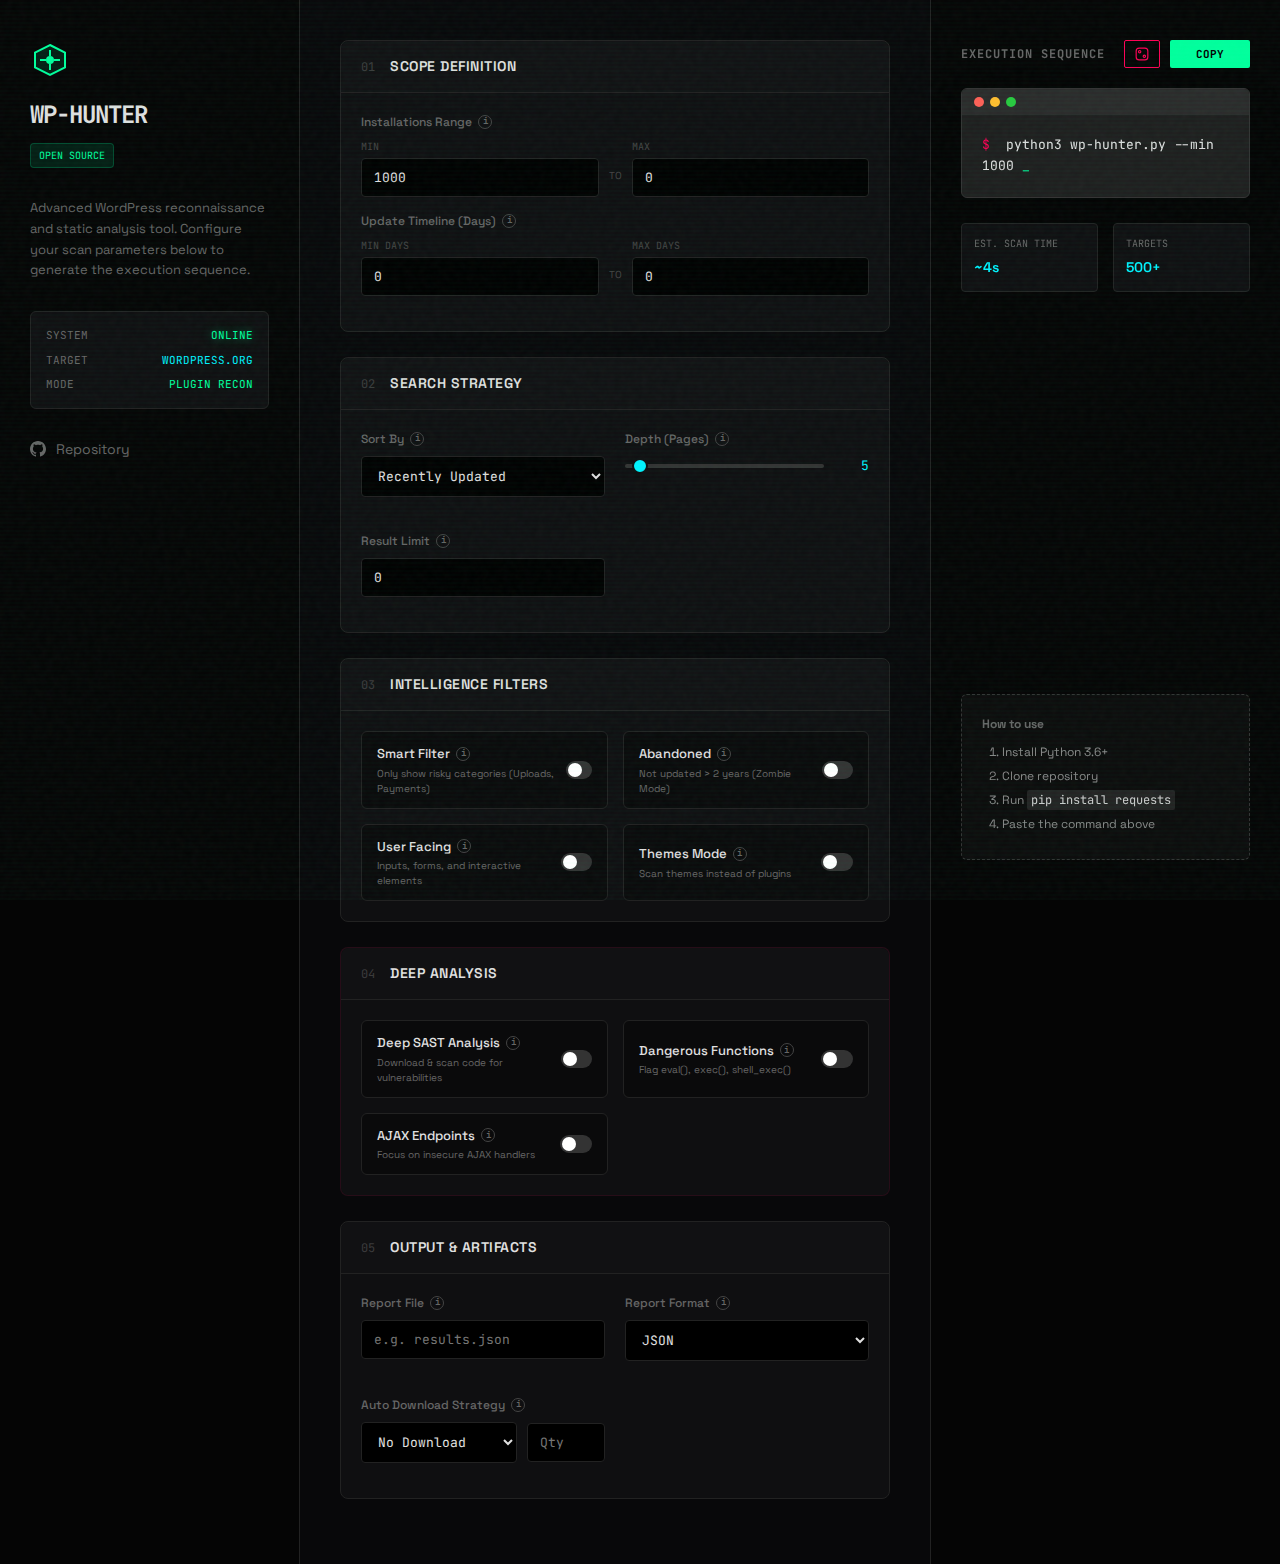
<file: docs/index.html>
<!DOCTYPE html>
<html lang="en">
<head>
    <meta charset="UTF-8">
    <meta name="viewport" content="width=device-width, initial-scale=1.0">
    <title>WP-Hunter | Reconnaissance Interface</title>
    <link rel="icon" type="image/svg+xml" href="favicon.svg">
    <link rel="preconnect" href="https://fonts.googleapis.com">
    <link rel="preconnect" href="https://fonts.gstatic.com" crossorigin>
    <link href="https://fonts.googleapis.com/css2?family=JetBrains+Mono:wght@400;700&family=Space+Grotesk:wght@300;400;500;600;700&display=swap" rel="stylesheet">
    <link rel="stylesheet" href="assets/css/style.css">
</head>
<body>
    <div class="scan-line"></div>
    <div class="noise"></div>

    <div class="layout">
        <!-- Sidebar / Header -->
        <header class="sidebar">
            <div class="brand">
                <div class="logo-mark">
                    <svg width="40" height="40" viewBox="0 0 40 40" fill="none" xmlns="http://www.w3.org/2000/svg">
                        <path d="M20 5L35 12.5V27.5L20 35L5 27.5V12.5L20 5Z" stroke="#00FF9D" stroke-width="2" fill="rgba(0, 255, 157, 0.1)"/>
                        <circle cx="20" cy="20" r="4" fill="#00FF9D"/>
                        <path d="M20 10V16M20 24V30M10 20H16M24 20H30" stroke="#00FF9D" stroke-width="2"/>
                    </svg>
                </div>
                <h1>WP-HUNTER</h1>
                <div class="badge">OPEN SOURCE</div>
            </div>
            
            <p class="mission-brief">
                Advanced WordPress reconnaissance and static analysis tool. 
                Configure your scan parameters below to generate the execution sequence.
            </p>

            <div class="status-panel">
                <div class="status-row">
                    <span class="label">SYSTEM</span>
                    <span class="value online">ONLINE</span>
                </div>
                <div class="status-row">
                    <span class="label">TARGET</span>
                    <span class="value">WORDPRESS.ORG</span>
                </div>
                <div class="status-row">
                    <span class="label">MODE</span>
                    <span class="value mode-display">RECON</span>
                </div>
            </div>

            <div class="links">
                <a href="https://github.com/xeloxa/wp-hunter" target="_blank" class="link-item">
                    <svg width="16" height="16" viewBox="0 0 24 24" fill="currentColor"><path d="M12 0c-6.626 0-12 5.373-12 12 0 5.302 3.438 9.8 8.207 11.387.599.111.793-.261.793-.577v-2.234c-3.338.726-4.033-1.416-4.033-1.416-.546-1.387-1.333-1.756-1.333-1.756-1.089-.745.083-.729.083-.729 1.205.084 1.839 1.237 1.839 1.237 1.07 1.834 2.807 1.304 3.492.997.107-.775.418-1.305.762-1.604-2.665-.305-5.467-1.334-5.467-5.931 0-1.311.469-2.381 1.236-3.221-.124-.303-.535-1.524.117-3.176 0 0 1.008-.322 3.301 1.23.957-.266 1.983-.399 3.003-.404 1.02.005 2.047.138 3.006.404 2.291-1.552 3.297-1.23 3.297-1.23.653 1.653.242 2.874.118 3.176.77.84 1.235 1.911 1.235 3.221 0 4.609-2.807 5.624-5.479 5.921.43.372.823 1.102.823 2.222v3.293c0 .319.192.694.801.576 4.765-1.589 8.199-6.086 8.199-11.386 0-6.627-5.373-12-12-12z"/></svg>
                    Repository
                </a>
            </div>
        </header>

        <!-- Main Configuration Area -->
        <main class="config-area">
            
            <form id="configForm" onsubmit="return false;">
                
                <!-- Section 1: Scope -->
                <section class="panel">
                    <div class="panel-header">
                        <span class="panel-icon">01</span>
                        <h2>Scope Definition</h2>
                    </div>
                    <div class="panel-body">
                        <div class="control-group">
                            <label>Installations Range <span class="info-icon" data-tooltip="Filter targets based on minimum and maximum active installation counts."></span></label>
                            <div class="range-inputs">
                                <div class="input-wrapper">
                                    <span class="input-label">MIN</span>
                                    <input type="number" name="min" value="1000" min="0" placeholder="0">
                                </div>
                                <div class="separator">TO</div>
                                <div class="input-wrapper">
                                    <span class="input-label">MAX</span>
                                    <input type="number" name="max" value="0" min="0" placeholder="Unlimited">
                                </div>
                            </div>
                        </div>

                        <div class="control-group">
                            <label>Update Timeline (Days) <span class="info-icon" data-tooltip="Find targets last updated within a specific window (e.g., between 3 and 10 days ago)."></span></label>
                            <div class="range-inputs">
                                <div class="input-wrapper">
                                    <span class="input-label">MIN DAYS</span>
                                    <input type="number" name="min-days" value="0" min="0">
                                </div>
                                <div class="separator">TO</div>
                                <div class="input-wrapper">
                                    <span class="input-label">MAX DAYS</span>
                                    <input type="number" name="max-days" value="0" min="0">
                                </div>
                            </div>
                        </div>
                    </div>
                </section>

                <!-- Section 2: Strategy -->
                <section class="panel">
                    <div class="panel-header">
                        <span class="panel-icon">02</span>
                        <h2>Search Strategy</h2>
                    </div>
                    <div class="panel-body grid-2">
                        <div class="control-group">
                            <label>Sort By <span class="info-icon" data-tooltip="Order results by Update Date, Creation Date, or Popularity."></span></label>
                            <div class="select-wrapper">
                                <select name="sort">
                                    <option value="updated" selected>Recently Updated</option>
                                    <option value="new">Newest Arrivals</option>
                                    <option value="popular">Most Popular</option>
                                </select>
                            </div>
                        </div>

                        <div class="control-group">
                            <label>Depth (Pages) <span class="info-icon" data-tooltip="How many pages to scan from WordPress.org repository (1 Page = 100 Plugins)."></span></label>
                            <div class="slider-wrapper">
                                <input type="range" name="pages" min="1" max="100" value="5" oninput="this.nextElementSibling.value = this.value">
                                <output>5</output>
                            </div>
                        </div>

                        <div class="control-group">
                            <label>Result Limit <span class="info-icon" data-tooltip="Stop the scan immediately after finding this many matching targets."></span></label>
                            <div class="input-wrapper">
                                <input type="number" name="limit" value="0" placeholder="0 = Unlimited">
                            </div>
                        </div>
                    </div>
                </section>

                <!-- Section 3: Intelligence -->
                <section class="panel">
                    <div class="panel-header">
                        <span class="panel-icon">03</span>
                        <h2>Intelligence Filters</h2>
                    </div>
                    <div class="panel-body">
                        <div class="toggles-grid">
                            <label class="toggle-card">
                                <input type="checkbox" name="smart">
                                <div class="toggle-content">
                                    <div style="display:flex;align-items:center;">
                                        <span class="toggle-title">Smart Filter</span>
                                        <span class="info-icon" data-tooltip="Automatically targets high-risk categories like Uploads, Payments, and Forms."></span>
                                    </div>
                                    <span class="toggle-desc">Only show risky categories (Uploads, Payments)</span>
                                </div>
                                <div class="toggle-switch"></div>
                            </label>

                            <label class="toggle-card">
                                <input type="checkbox" name="abandoned">
                                <div class="toggle-content">
                                    <div style="display:flex;align-items:center;">
                                        <span class="toggle-title">Abandoned</span>
                                        <span class="info-icon" data-tooltip="Targets 'Zombie' plugins not updated for over 2 years (High vulnerability probability)."></span>
                                    </div>
                                    <span class="toggle-desc">Not updated > 2 years (Zombie Mode)</span>
                                </div>
                                <div class="toggle-switch"></div>
                            </label>

                            <label class="toggle-card">
                                <input type="checkbox" name="user-facing">
                                <div class="toggle-content">
                                    <div style="display:flex;align-items:center;">
                                        <span class="toggle-title">User Facing</span>
                                        <span class="info-icon" data-tooltip="Filters for plugins that interact directly with end-users (XSS/Input Injection risk)."></span>
                                    </div>
                                    <span class="toggle-desc">Inputs, forms, and interactive elements</span>
                                </div>
                                <div class="toggle-switch"></div>
                            </label>

                            <label class="toggle-card">
                                <input type="checkbox" name="themes">
                                <div class="toggle-content">
                                    <div style="display:flex;align-items:center;">
                                        <span class="toggle-title">Themes Mode</span>
                                        <span class="info-icon" data-tooltip="Switches the scanner to target WordPress Themes instead of Plugins."></span>
                                    </div>
                                    <span class="toggle-desc">Scan themes instead of plugins</span>
                                </div>
                                <div class="toggle-switch"></div>
                            </label>
                        </div>
                    </div>
                </section>

                <!-- Section 4: Deep Analysis -->
                <section class="panel danger-zone">
                    <div class="panel-header">
                        <span class="panel-icon">04</span>
                        <h2>Deep Analysis</h2>
                    </div>
                    <div class="panel-body">
                        <div class="toggles-grid">
                            <label class="toggle-card danger">
                                <input type="checkbox" name="deep-analysis">
                                <div class="toggle-content">
                                    <div style="display:flex;align-items:center;">
                                        <span class="toggle-title">Deep SAST Analysis</span>
                                        <span class="info-icon" data-tooltip="Downloads source code and performs Static Application Security Testing. Slower but more accurate."></span>
                                    </div>
                                    <span class="toggle-desc">Download & scan code for vulnerabilities</span>
                                </div>
                                <div class="toggle-switch"></div>
                            </label>

                            <label class="toggle-card danger">
                                <input type="checkbox" name="dangerous-functions">
                                <div class="toggle-content">
                                    <div style="display:flex;align-items:center;">
                                        <span class="toggle-title">Dangerous Functions</span>
                                        <span class="info-icon" data-tooltip="Flags usage of dangerous PHP functions like eval(), exec(), shell_exec(), and system()."></span>
                                    </div>
                                    <span class="toggle-desc">Flag eval(), exec(), shell_exec()</span>
                                </div>
                                <div class="toggle-switch"></div>
                            </label>

                            <label class="toggle-card danger">
                                <input type="checkbox" name="ajax-scan">
                                <div class="toggle-content">
                                    <div style="display:flex;align-items:center;">
                                        <span class="toggle-title">AJAX Endpoints</span>
                                        <span class="info-icon" data-tooltip="Analyzes code specifically for insecure or unprotected AJAX endpoints and handlers."></span>
                                    </div>
                                    <span class="toggle-desc">Focus on insecure AJAX handlers</span>
                                </div>
                                <div class="toggle-switch"></div>
                            </label>
                        </div>
                    </div>
                </section>

                <!-- Section 5: Output & Artifacts -->
                <section class="panel">
                    <div class="panel-header">
                        <span class="panel-icon">05</span>
                        <h2>Output & Artifacts</h2>
                    </div>
                    <div class="panel-body grid-2">
                        <div class="control-group">
                            <label>Report File <span class="info-icon" data-tooltip="Save the scan results to a local file (e.g. 'report.json')."></span></label>
                            <div class="input-wrapper">
                                <input type="text" name="output" placeholder="e.g. results.json">
                            </div>
                        </div>

                        <div class="control-group">
                            <label>Report Format <span class="info-icon" data-tooltip="Select the format for the output file."></span></label>
                            <div class="select-wrapper">
                                <select name="format">
                                    <option value="json" selected>JSON</option>
                                    <option value="csv">CSV</option>
                                    <option value="html">HTML Report</option>
                                </select>
                            </div>
                        </div>

                        <div class="control-group">
                            <label>Auto Download Strategy <span class="info-icon" data-tooltip="Choose which plugins to automatically download based on score and risk."></span></label>
                            <div class="range-inputs">
                                <div class="select-wrapper" style="flex: 2;">
                                    <select name="download_mode">
                                        <option value="none">No Download</option>
                                        <option value="all">Top Scored (All)</option>
                                        <option value="risky">High Risk Only</option>
                                    </select>
                                </div>
                                <div class="input-wrapper" style="flex: 1;">
                                    <input type="number" name="download_qty" placeholder="Qty" min="0">
                                </div>
                            </div>
                        </div>
                    </div>
                </section>

            </form>
        </main>

        <!-- Output Console -->
        <aside class="console-area">
            <div class="console-sticky">
                <div class="console-header">
                    <h3>EXECUTION SEQUENCE</h3>
                    <div class="console-actions">
                        <button id="randomBtn" class="action-btn random-btn" title="Randomize Configuration">
                            <svg width="14" height="14" viewBox="0 0 24 24" fill="none" stroke="currentColor" stroke-width="2" stroke-linecap="round" stroke-linejoin="round">
                                <rect x="2" y="2" width="20" height="20" rx="5" ry="5"></rect>
                                <circle cx="8" cy="8" r="2"></circle>
                                <circle cx="16" cy="16" r="2"></circle>
                            </svg>
                        </button>
                        <button id="copyBtn" class="action-btn copy-btn">
                            <span>COPY</span>
                        </button>
                    </div>
                </div>
                
                <div class="terminal-window">
                    <div class="terminal-bar">
                        <span class="dot red"></span>
                        <span class="dot yellow"></span>
                        <span class="dot green"></span>
                    </div>
                    <div class="terminal-content">
                        <span class="prompt">$</span>
                        <span id="commandOutput" class="cmd-text">python3 wp-hunter.py</span>
                        <span class="cursor">_</span>
                    </div>
                </div>

                <div class="context-info" id="contextInfo">
                    <div class="info-item">
                        <span class="info-label">EST. SCAN TIME</span>
                        <span class="info-value">~15s</span>
                    </div>
                    <div class="info-item">
                        <span class="info-label">TARGETS</span>
                        <span class="info-value">500+</span>
                    </div>
                </div>

                <div class="help-box">
                    <h4>How to use</h4>
                    <ol>
                        <li>Install Python 3.6+</li>
                        <li>Clone repository</li>
                        <li>Run <code>pip install requests</code></li>
                        <li>Paste the command above</li>
                    </ol>
                </div>
            </div>
        </aside>
    </div>

    <script src="assets/js/app.js"></script>
</body>
</html>
</file>
<file: docs/assets/css/style.css>
:root {
    --bg-dark: #050505;
    --bg-panel: #0f0f11;
    --border-color: #222;
    --accent-primary: #00ff9d;
    --accent-secondary: #ff0055;
    --accent-blue: #00f3ff;
    --text-main: #e0e0e0;
    --text-muted: #666;
    
    --font-mono: 'JetBrains Mono', monospace;
    --font-sans: 'Space Grotesk', sans-serif;
}

* {
    box-sizing: border-box;
    margin: 0;
    padding: 0;
}

body {
    background-color: var(--bg-dark);
    color: var(--text-main);
    font-family: var(--font-sans);
    line-height: 1.5;
    min-height: 100vh;
    overflow-x: hidden;
}

/* Effects */
.scan-line {
    position: fixed;
    top: 0;
    left: 0;
    width: 100%;
    height: 100%;
    background: linear-gradient(to bottom, transparent 50%, rgba(0, 255, 157, 0.02) 51%);
    background-size: 100% 4px;
    pointer-events: none;
    z-index: 999;
}

.noise {
    position: fixed;
    top: 0;
    left: 0;
    width: 100%;
    height: 100%;
    background-image: url("data:image/svg+xml,%3Csvg viewBox='0 0 200 200' xmlns='http://www.w3.org/2000/svg'%3E%3Cfilter id='noiseFilter'%3E%3CfeTurbulence type='fractalNoise' baseFrequency='0.65' numOctaves='3' stitchTiles='stitch'/%3E%3C/filter%3E%3Crect width='100%25' height='100%25' filter='url(%23noiseFilter)' opacity='0.03'/%3E%3C/svg%3E");
    pointer-events: none;
    z-index: 998;
}

/* Layout */
.layout {
    display: grid;
    grid-template-columns: 300px 1fr 350px;
    max-width: 1600px;
    margin: 0 auto;
    min-height: 100vh;
}

@media (max-width: 1200px) {
    .layout {
        grid-template-columns: 260px 1fr;
    }
    
    .sidebar {
        position: sticky;
        top: 0;
        height: 100vh;
        overflow-y: auto;
        z-index: 40;
    }

    .config-area {
        padding-bottom: 280px; /* Space for fixed console */
    }

    .console-area {
        position: fixed;
        bottom: 0;
        right: 0;
        width: calc(100% - 260px); /* Align next to sidebar */
        height: auto;
        max-height: 40vh;
        background: rgba(5, 5, 5, 0.95);
        backdrop-filter: blur(10px);
        border-top: 1px solid var(--border-color);
        border-left: 1px solid var(--border-color);
        z-index: 100;
        padding: 20px;
        box-shadow: 0 -10px 40px rgba(0,0,0,0.5);
    }
    
    .console-sticky {
        position: static;
        height: auto;
        padding: 0;
        display: block;
    }

    .console-header {
        margin-bottom: 15px;
    }

    .terminal-window {
        margin-bottom: 15px;
    }

    /* Make context info horizontal and compact */
    .context-info {
        display: flex;
        gap: 15px;
        margin-bottom: 0;
    }
    
    .info-item {
        flex: 1;
        padding: 8px 12px;
    }

    /* Hide help box to save vertical space */
    .help-box {
        display: none;
    }
}

@media (max-width: 800px) {
    .layout {
        display: block;
    }
    
    .sidebar {
        position: relative;
        height: auto;
        width: 100%;
        border-right: none;
        border-bottom: 1px solid var(--border-color);
        padding: 20px;
    }

    .console-area {
        width: 100%;
        left: 0;
        right: 0;
        border-left: none;
    }

    .config-area {
        padding: 20px;
        padding-bottom: 300px;
    }
}

/* Sidebar */
.sidebar {
    background-color: var(--bg-dark);
    border-right: 1px solid var(--border-color);
    padding: 40px 30px;
    display: flex;
    flex-direction: column;
    gap: 30px;
}

.brand {
    display: flex;
    flex-direction: column;
    gap: 10px;
}

.brand h1 {
    font-family: var(--font-mono);
    font-size: 24px;
    letter-spacing: -1px;
    color: var(--text-main);
}

.badge {
    display: inline-block;
    background: rgba(0, 255, 157, 0.1);
    color: var(--accent-primary);
    padding: 4px 8px;
    border-radius: 4px;
    font-size: 10px;
    font-family: var(--font-mono);
    width: fit-content;
    border: 1px solid rgba(0, 255, 157, 0.2);
}

.mission-brief {
    font-size: 13px;
    color: var(--text-muted);
    line-height: 1.6;
}

.status-panel {
    border: 1px solid var(--border-color);
    border-radius: 6px;
    background: var(--bg-panel);
    padding: 15px;
}

.status-row {
    display: flex;
    justify-content: space-between;
    font-family: var(--font-mono);
    font-size: 11px;
    margin-bottom: 8px;
}

.status-row:last-child {
    margin-bottom: 0;
}

.status-row .label {
    color: var(--text-muted);
}

.status-row .value {
    color: var(--accent-blue);
}

.status-row .value.online {
    color: var(--accent-primary);
    text-shadow: 0 0 10px rgba(0, 255, 157, 0.5);
}

.links .link-item {
    display: flex;
    align-items: center;
    gap: 10px;
    color: var(--text-muted);
    text-decoration: none;
    font-size: 14px;
    transition: color 0.2s;
}

.links .link-item:hover {
    color: var(--text-main);
}

/* Main Area */
.config-area {
    padding: 40px;
    background-color: #08080a;
}

.panel {
    background: var(--bg-panel);
    border: 1px solid var(--border-color);
    border-radius: 8px;
    margin-bottom: 25px;
    overflow: visible; /* Changed from hidden to allow tooltips */
    transition: border-color 0.3s;
}

.panel:hover {
    border-color: #333;
}

.panel.danger-zone {
    border-color: rgba(255, 0, 85, 0.1);
}
.panel.danger-zone:hover {
    border-color: rgba(255, 0, 85, 0.3);
}

.panel-header {
    padding: 15px 20px;
    border-bottom: 1px solid var(--border-color);
    display: flex;
    align-items: center;
    gap: 15px;
    background: rgba(255, 255, 255, 0.01);
    border-radius: 8px 8px 0 0; /* Added because overflow is visible */
}

.panel-icon {
    font-family: var(--font-mono);
    font-size: 12px;
    color: var(--text-muted);
    opacity: 0.5;
}

.panel-header h2 {
    font-size: 14px;
    font-weight: 600;
    text-transform: uppercase;
    letter-spacing: 0.5px;
}

.panel-body {
    padding: 20px;
}

.grid-2 {
    display: grid;
    grid-template-columns: 1fr 1fr;
    gap: 20px;
}

/* Form Controls */
.control-group {
    margin-bottom: 15px;
}

.control-group label {
    display: flex; /* Changed from block to flex */
    align-items: center; /* Align icon */
    font-size: 12px;
    color: var(--text-muted);
    margin-bottom: 8px;
    font-weight: 500;
}

/* Tooltip Styles */
.info-icon {
    display: inline-flex;
    align-items: center;
    justify-content: center;
    width: 14px;
    height: 14px;
    border-radius: 50%;
    border: 1px solid #444;
    color: #666;
    font-size: 9px;
    font-family: var(--font-mono);
    margin-left: 6px;
    cursor: help;
    position: relative;
    transition: all 0.2s;
    font-style: normal;
}

.info-icon:hover {
    border-color: var(--accent-blue);
    color: var(--accent-blue);
    background: rgba(0, 243, 255, 0.05);
}

.info-icon::before {
    content: 'i';
    font-weight: 700;
}

/* Tooltip Popup */
.info-icon::after {
    content: attr(data-tooltip);
    position: absolute;
    bottom: 100%;
    left: 50%;
    transform: translateX(-50%) translateY(5px);
    width: 220px;
    padding: 8px 12px;
    background: #151515;
    border: 1px solid var(--accent-blue);
    color: #eee;
    font-size: 11px;
    font-family: var(--font-sans);
    line-height: 1.4;
    border-radius: 4px;
    opacity: 0;
    visibility: hidden;
    transition: all 0.2s cubic-bezier(0.165, 0.84, 0.44, 1);
    pointer-events: none;
    z-index: 1000;
    box-shadow: 0 4px 20px rgba(0,0,0,0.6);
    text-transform: none;
    font-weight: 400;
    white-space: normal;
    text-align: center;
}

/* Danger tooltip variant */
.danger .info-icon:hover {
    border-color: var(--accent-secondary);
    color: var(--accent-secondary);
    background: rgba(255, 0, 85, 0.05);
}
.danger .info-icon::after {
    border-color: var(--accent-secondary);
}

.info-icon:hover::after {
    opacity: 1;
    visibility: visible;
    transform: translateX(-50%) translateY(-8px);
}

.input-wrapper, .select-wrapper {
    position: relative;
}

input[type="number"], input[type="text"], select {
    width: 100%;
    background: #000;
    border: 1px solid var(--border-color);
    color: var(--text-main);
    padding: 10px 12px;
    border-radius: 4px;
    font-family: var(--font-mono);
    font-size: 13px;
    transition: all 0.2s;
}

input[type="number"]:focus, input[type="text"]:focus, select:focus {
    outline: none;
    border-color: var(--accent-blue);
    box-shadow: 0 0 0 2px rgba(0, 243, 255, 0.1);
}

.range-inputs {
    display: flex;
    align-items: center;
    gap: 10px;
}

.range-inputs .input-wrapper {
    flex: 1;
    display: flex;
    flex-direction: column;
}

.input-label {
    font-size: 10px;
    color: #444;
    margin-bottom: 4px;
    font-family: var(--font-mono);
}

.separator {
    font-size: 10px;
    color: #444;
    margin-top: 15px;
}

/* Custom Toggle */
.toggles-grid {
    display: grid;
    grid-template-columns: repeat(auto-fit, minmax(200px, 1fr));
    gap: 15px;
}

.toggle-card {
    display: flex;
    align-items: center;
    justify-content: space-between;
    background: rgba(0,0,0,0.3);
    border: 1px solid var(--border-color);
    padding: 12px 15px;
    border-radius: 6px;
    cursor: pointer;
    transition: all 0.2s;
}

.toggle-card:hover {
    background: rgba(255,255,255,0.02);
    border-color: #444;
}

.toggle-card input {
    display: none;
}

.toggle-content {
    display: flex;
    flex-direction: column;
    gap: 2px;
}

.toggle-title {
    font-size: 13px;
    font-weight: 500;
}

.toggle-desc {
    font-size: 10px;
    color: var(--text-muted);
}

.toggle-switch {
    width: 32px;
    height: 18px;
    background: #333;
    border-radius: 20px;
    position: relative;
    transition: all 0.2s;
}

.toggle-switch::after {
    content: '';
    position: absolute;
    top: 2px;
    left: 2px;
    width: 14px;
    height: 14px;
    background: #fff;
    border-radius: 50%;
    transition: all 0.2s cubic-bezier(0.4, 0.0, 0.2, 1);
}

.toggle-card input:checked ~ .toggle-switch {
    background: var(--accent-primary);
}

.toggle-card.danger input:checked ~ .toggle-switch {
    background: var(--accent-secondary);
}

.toggle-card input:checked ~ .toggle-switch::after {
    transform: translateX(14px);
}

/* Slider */
.slider-wrapper {
    display: flex;
    align-items: center;
    gap: 15px;
}

input[type="range"] {
    flex: 1;
    height: 4px;
    background: #333;
    border-radius: 2px;
    appearance: none;
}

input[type="range"]::-webkit-slider-thumb {
    appearance: none;
    width: 16px;
    height: 16px;
    background: var(--accent-blue);
    border-radius: 50%;
    cursor: pointer;
    border: 2px solid var(--bg-panel);
}

output {
    font-family: var(--font-mono);
    font-size: 13px;
    color: var(--accent-blue);
    width: 30px;
    text-align: right;
}

/* Console Area */
.console-area {
    border-left: 1px solid var(--border-color);
    background: var(--bg-dark);
}

.console-sticky {
    position: sticky;
    top: 0;
    padding: 40px 30px;
    height: 100vh;
    display: flex;
    flex-direction: column;
}

.console-header {
    display: flex;
    justify-content: space-between;
    align-items: center;
    margin-bottom: 20px;
}

.console-header h3 {
    font-family: var(--font-mono);
    font-size: 12px;
    color: var(--text-muted);
    letter-spacing: 1px;
}

.console-actions {
    display: flex;
    align-items: center;
    gap: 10px; /* Space between buttons */
}

.action-btn {
    background: var(--accent-primary);
    color: #000;
    border: none;
    height: 28px; /* Reduced from 36px */
    padding: 0 12px;
    font-family: var(--font-mono);
    font-size: 11px; /* Reduced from 12px */
    font-weight: 700;
    cursor: pointer;
    border-radius: 2px;
    transition: all 0.2s;
    text-transform: uppercase;
    display: flex;
    align-items: center;
    justify-content: center;
}

.action-btn.random-btn {
    background: transparent;
    border: 1px solid var(--accent-secondary);
    color: var(--accent-secondary);
    padding: 0;
    width: 28px; /* Square button matched to height */
}

.action-btn.copy-btn {
    min-width: 60px; /* Reduced width */
}

.action-btn.random-btn {
    background: transparent;
    border: 1px solid var(--accent-secondary);
    color: var(--accent-secondary);
    padding: 0;
    width: 36px; /* Square button */
}

.action-btn.random-btn:hover {
    background: var(--accent-secondary);
    color: #fff;
    box-shadow: 0 0 15px rgba(255, 0, 85, 0.4);
}

.action-btn.copy-btn {
    min-width: 80px;
}

.action-btn:hover {
    background: #fff;
    box-shadow: 0 0 15px rgba(0, 255, 157, 0.3);
}

.terminal-window {
    background: #1e1e1e;
    border-radius: 6px;
    box-shadow: 0 10px 30px rgba(0,0,0,0.3);
    overflow: hidden;
    margin-bottom: 25px;
    border: 1px solid #333;
}

.terminal-bar {
    background: #2a2a2a;
    padding: 8px 12px;
    display: flex;
    gap: 6px;
}

.dot {
    width: 10px;
    height: 10px;
    border-radius: 50%;
}

.dot.red { background: #ff5f56; }
.dot.yellow { background: #ffbd2e; }
.dot.green { background: #27c93f; }

.terminal-content {
    padding: 20px;
    font-family: var(--font-mono);
    font-size: 13px;
    line-height: 1.6;
    color: #fff;
    word-break: break-all;
}

.prompt { color: var(--accent-secondary); margin-right: 8px; }
.cmd-text { color: var(--text-main); }
.cursor { animation: blink 1s step-end infinite; color: var(--accent-primary); }

@keyframes blink { 50% { opacity: 0; } }

.context-info {
    display: grid;
    grid-template-columns: 1fr 1fr;
    gap: 15px;
    margin-bottom: 30px;
}

.info-item {
    background: var(--bg-panel);
    border: 1px solid var(--border-color);
    padding: 12px;
    border-radius: 4px;
}

.info-label {
    display: block;
    font-family: var(--font-mono);
    font-size: 10px;
    color: var(--text-muted);
    margin-bottom: 4px;
}

.info-value {
    font-size: 14px;
    font-weight: 600;
    color: var(--accent-blue);
}

.help-box {
    margin-top: auto;
    background: rgba(255,255,255,0.03);
    padding: 20px;
    border-radius: 6px;
    border: 1px dashed #333;
}

.help-box h4 {
    font-size: 12px;
    margin-bottom: 10px;
    color: var(--text-muted);
}

.help-box ol {
    margin-left: 20px;
    font-size: 12px;
    color: #888;
}

.help-box li {
    margin-bottom: 6px;
}

.help-box code {
    background: #222;
    padding: 2px 4px;
    border-radius: 2px;
    font-family: var(--font-mono);
    color: #ccc;
}
</file>
